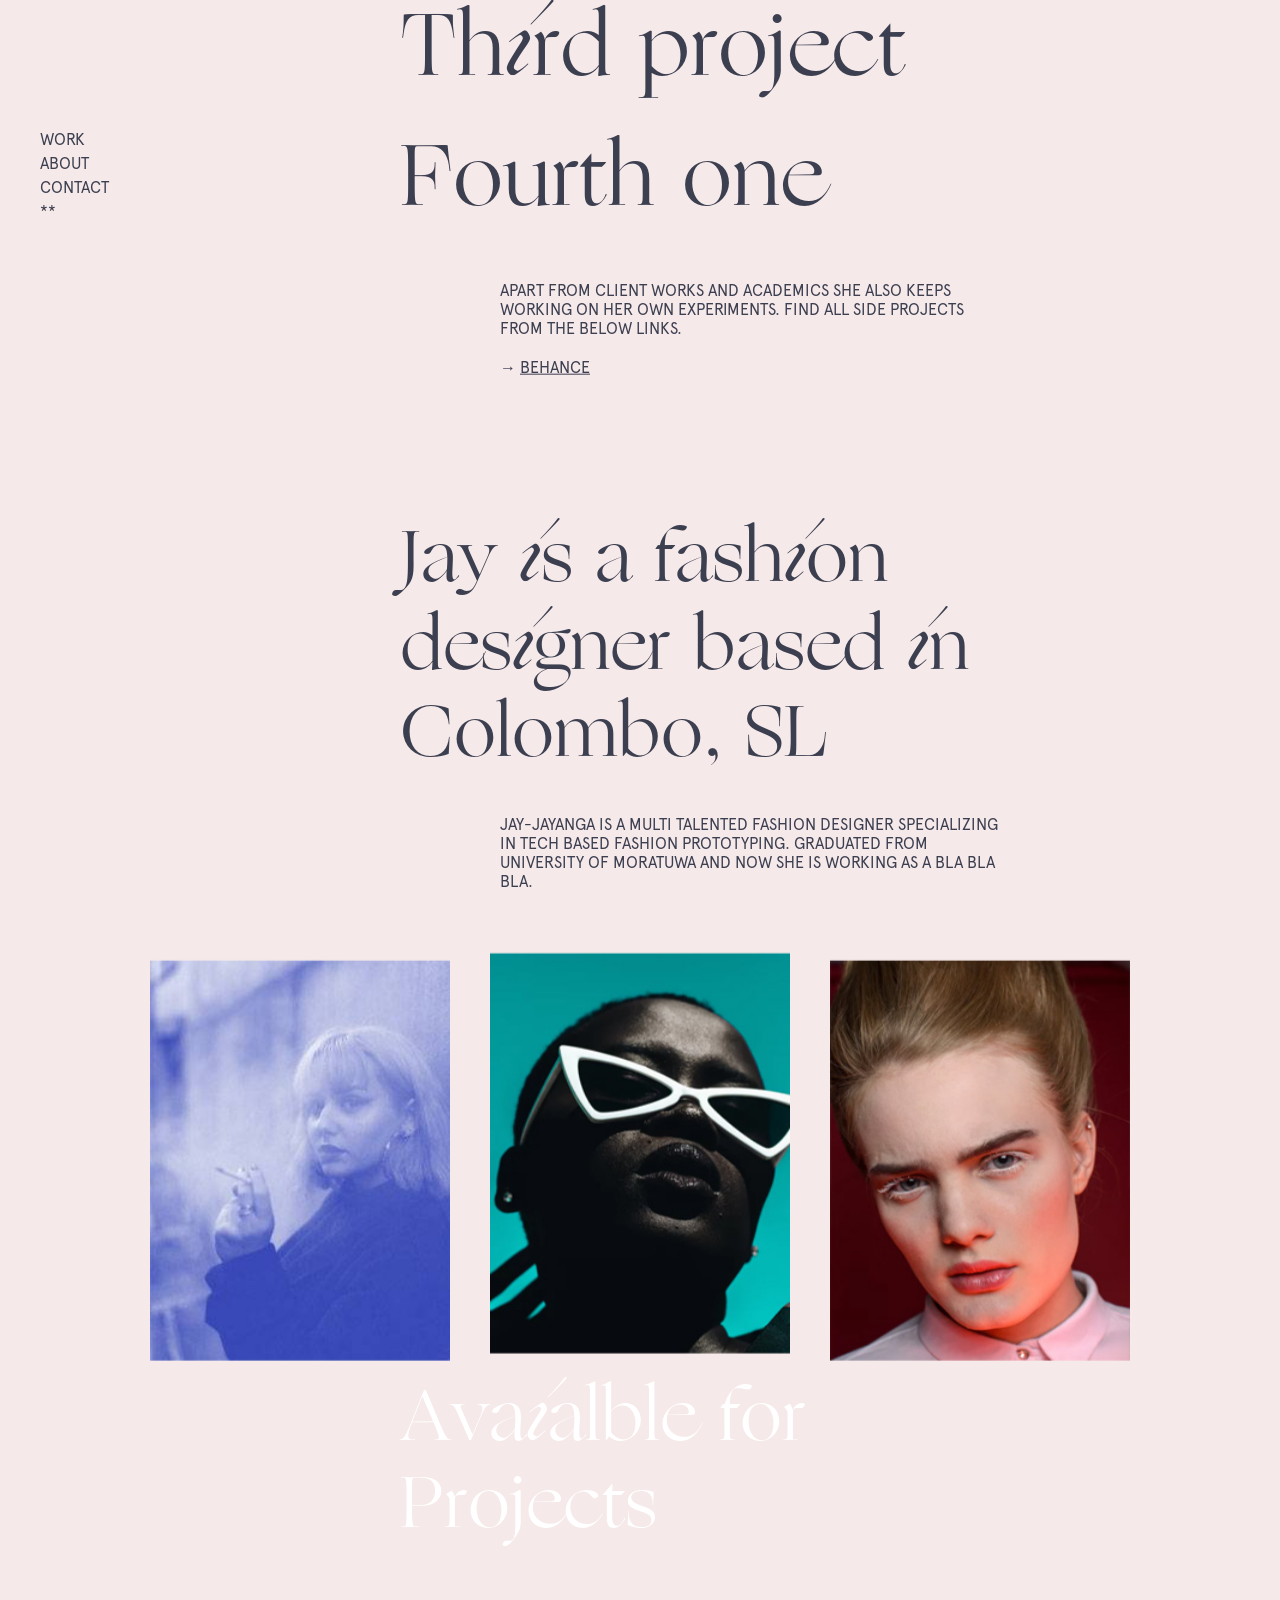
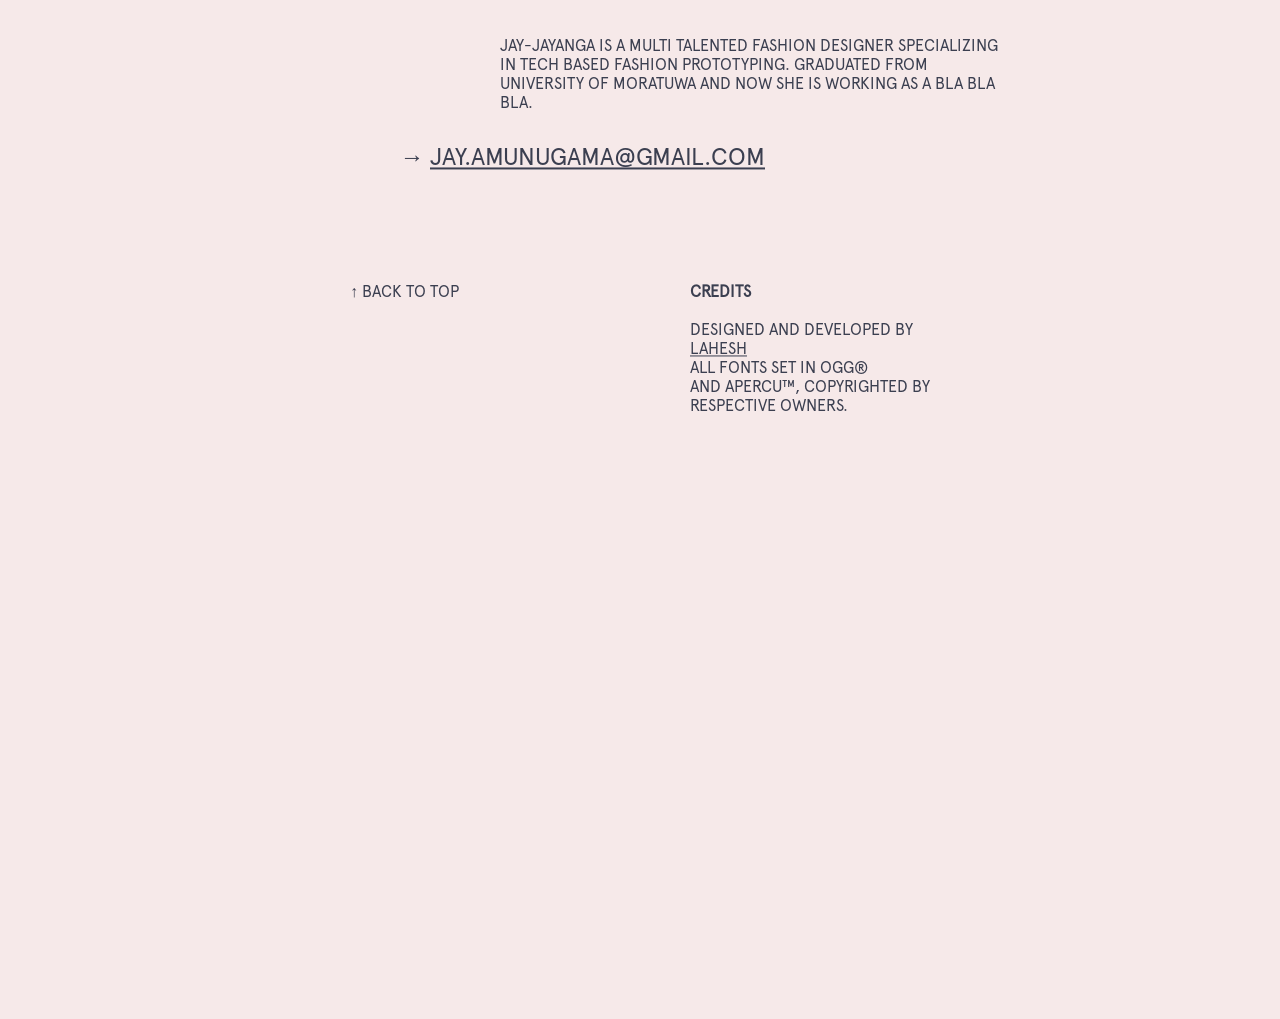
<file: index.html>
<!DOCTYPE html>
<html lang="en" class="no-js">
	<head>
		<meta charset="UTF-8" />
		<meta name="viewport" content="width=device-width, initial-scale=1">
		<title>JayFolio</title>
		
		<link rel="shortcut icon" href="favicon.ico">
		<link href="https://fonts.googleapis.com/css?family=Antic+Didone|Nunito+Sans" rel="stylesheet">
		<link rel="stylesheet" type="text/css" href="css/base.css" />
		<script>document.documentElement.className="js";var supportsCssVars=function(){var e,t=document.createElement("style");return t.innerHTML="root: { --tmp-var: bold; }",document.head.appendChild(t),e=!!(window.CSS&&window.CSS.supports&&window.CSS.supports("font-weight","var(--tmp-var)")),t.parentNode.removeChild(t),e};supportsCssVars()||alert("Please view this demo in a modern browser that supports CSS Variables.");</script>
		<script src="https://ajax.googleapis.com/ajax/libs/jquery/3.4.1/jquery.min.js"></script>
<script>
$(document).ready(function(){
  // Add smooth scrolling to all links
  $("a").on('click', function(event) {

    // Make sure this.hash has a value before overriding default behavior
    if (this.hash !== "") {
      // Prevent default anchor click behavior
      event.preventDefault();

      // Store hash
      var hash = this.hash;

      // Using jQuery's animate() method to add smooth page scroll
      // The optional number (800) specifies the number of milliseconds it takes to scroll to the specified area
      $('html, body').animate({
        scrollTop: $(hash).offset().top
      }, 900, function(){
   
        // Add hash (#) to URL when done scrolling (default click behavior)
        window.location.hash = hash;
      });
    } // End if
  });
});
</script>
	</head>
	<body>
		<!-- <div class="pointer"></div>
		<script type="text/javascript">
			$(document).mousemove(function(e) {
			  $(".pointer").css({ left: e.pageX, top: e.pageY });
			});
		</script> -->
		<main id="work">
				<div class="leftnav">
								
						<div><a id="anim" href="#work">WORK</a></div>
						<div><a id="anim" href="#about">ABOUT</a></div>
						<div><a id="anim" href="#contact">CONTACT</a></div>
						
						<div>**</div>	
				</div>
		<div id="luxy" class="wrapper">
			<div class="projects" >
					<div class="labels">
							<div class="name">FOLIO - 19</div>
							<div class="issue">ISSUE N° 001</div>
						</div>
			
						
			
						<div class="middle">
			
							
			
							<!-- menu section -->
							
							<div class="content">
										<svg class="distort" width="350" height="450" viewBox="0 0 350 450">
											<filter id="distortionFilter">
												<feTurbulence type="fractalNoise" baseFrequency="0.01 0.003" numOctaves="5" seed="2" stitchTiles="noStitch" x="0%" y="0%" width="100%" height="100%" result="noise"/>
												<feDisplacementMap in="SourceGraphic" in2="noise" scale="0" xChannelSelector="R" yChannelSelector="B" x="0%" y="0%" width="100%" height="100%" filterUnits="userSpaceOnUse"/>
											</filter>
											<g filter="url(#distortionFilter)">
												<image class="distort__img" x="50" y="50" xlink:href="img/5.jpg" height="350" width="250"/>
												<image class="distort__img" x="50" y="50" xlink:href="img/6.jpg" height="350" width="250"/>
												<image class="distort__img" x="50" y="50" xlink:href="img/7.jpg" height="350" width="250"/>
												<image class="distort__img" x="50" y="50" xlink:href="img/8.jpg" height="350" width="250"/>
											</g>
										</svg>
										<nav class="menu">
											<a href="#" class="menu__link">Laksha &nbsp;<i>i</i>nfused</a>
											<a href="#" class="menu__link">Des<i>i</i>gner</a>
											<a href="#" class="menu__link">Th<i>i</i>rd &nbsp;project</a>
											<a href="#" class="menu__link">Fourth&nbsp;one</a>
										</nav>

										<div class="desc">Apart from client works and academics she also keeps working on her own experiments. Find all side projects </br> from the below links.
											<div class="link"><a id="anim" href='#'>→ <u>BEHANCE</u></a></div>
										</div>
										
							</div>
							
			
						</div>
					
					</div>
			<div class="intro luxy-el" id="about" data-speed-y="5" data-offset="-80">
				<div class="info">
					<div class="bio">Jay <i>i</i>s a fash<i>i</i>on</br> des<i>i</i>gner based <i>i</i>n</br> Colombo, SL</div>
				
					<div class="about">Jay-Jayanga is a multi talented fashion designer specializing in tech based fashion prototyping. Graduated from University of Moratuwa and now she is working as a bla bla bla.

					</div>
				</div>

				<div class="self">
					<div class="imgWrap">
						<img class="luxy-el" data-speed-y="2" data-offset="-20" src="img/10.jpg"  height="400px" width="300px">
						<img class="luxy-el" data-speed-y="7" data-offset="-60" src="img/5.jpg"  height="400px" width="300px">
						<img class="luxy-el" data-speed-y="2" data-offset="-20" src="img/2.jpg"  height="400px" width="300px">
					</div>
					
				</div>
			
			</div>

			<div class="contact luxy-el" id="contact" data-speed-y="5" data-offset="-80">

					<div class="details">
							<div class="detailsTitle">Ava<i>i</i>alble for </br>Projects</div>
							<div class="detailsAbout">Jay-Jayanga is a multi talented fashion designer specializing in tech based fashion prototyping. Graduated from University of Moratuwa and now she is working as a bla bla bla.

							</div>
						
							<div class="detailslinks"><a id="anim" href="mailto:jay.amunugama@gmail.com">→ <u>jay.amunugama@gmail.com</u></a></div>
		
							
					</div>

					<div class="bottom">
							<div class="credits">
									<div class="toTop"><a id="anim" href="#work">↑ BACK TO TOP</a></div>
									<div class="creditNames"><strong>Credits</strong></br></br>Designed and developed by</br><a href="http://www.madebylahesh.com" target="_blank"><u>lahesh</u></a></br>All fonts set in ogg®</br> and Apercu™, copyrighted by </br>respective owners. </div>
							</div>
							
					</div>


			</div>
		
		
		
		
		
		
		
		</div>
			
			
		</main>
		<script src="./js/luxy.js" charset="utf-8"></script>
		<script charset="utf-8">
			luxy.init({wrapperSpeed:  0.07});
		</script>
		<script src="js/charming.min.js"></script>
		<script src="js/TweenMax.min.js"></script>
		<script src="js/demo2.js"></script>
	</body>
</html>
</file>
<file: css/base.css>
@font-face {
	font-family: 'Ogg';
	src: url('/fonts/Ogg\ Roman.otf'); 
	
  }

  @font-face {
	font-family: 'Apercu';
	src: url('/fonts/Apercu\ Regular.otf'); 
	
	
  }

  @font-face {
	font-family: 'ApercuItalic';
	src: url('/fonts/Ogg\ Italic.otf');
	
  }




article,aside,details,figcaption,figure,footer,header,hgroup,main,nav,section,summary{display:block;}audio,canvas,video{display:inline-block;}audio:not([controls]){display:none;height:0;}[hidden]{display:none;}html{font-family:sans-serif;-ms-text-size-adjust:100%;-webkit-text-size-adjust:100%;}body{margin:0;}a:focus{outline:thin dotted;}a:active,a:hover{outline:0;}h1{font-size:2em;margin:0.67em 0;}abbr[title]{border-bottom:1px dotted;}b,strong{font-weight:bold;}dfn{font-style:italic;}hr{-moz-box-sizing:content-box;box-sizing:content-box;height:0;}mark{background:#ff0;color:#000;}code,kbd,pre,samp{font-family:monospace,serif;font-size:1em;}pre{white-space:pre-wrap;}q{quotes:"\201C" "\201D" "\2018" "\2019";}small{font-size:80%;}sub,sup{font-size:75%;line-height:0;position:relative;vertical-align:baseline;}sup{top:-0.5em;}sub{bottom:-0.25em;}img{border:0;}svg:not(:root){overflow:hidden;}figure{margin:0;}fieldset{border:1px solid #c0c0c0;margin:0 2px;padding:0.35em 0.625em 0.75em;}legend{border:0;padding:0;}button,input,select,textarea{font-family:inherit;font-size:100%;margin:0;}button,input{line-height:normal;}button,select{text-transform:none;}button,html input[type="button"],input[type="reset"],input[type="submit"]{-webkit-appearance:button;cursor:pointer;}button[disabled],html input[disabled]{cursor:default;}input[type="checkbox"],input[type="radio"]{box-sizing:border-box;padding:0;}input[type="search"]{-webkit-appearance:textfield;-moz-box-sizing:content-box;-webkit-box-sizing:content-box;box-sizing:content-box;}input[type="search"]::-webkit-search-cancel-button,input[type="search"]::-webkit-search-decoration{-webkit-appearance:none;}button::-moz-focus-inner,input::-moz-focus-inner{border:0;padding:0;}textarea{overflow:auto;vertical-align:top;}table{border-collapse:collapse;border-spacing:0;}
*,
*::after,
*::before {
	box-sizing: border-box;
}

:root {
	font-size: 14px;
}


body {
	--color-text: #272222;
	--color-bg: #faf6f1;
	--color-link: #e2af68;
	--color-link-hover: #333;
	--color-content-link: #000;
	--color-content-link-hover: #000;
	--color-heading: #d1cfcf;
	--font-content: Cardo;
	color: #3B3F50;
	background-color: #F6E9E9;
	
}
i{
	font-family: "ApercuItalic";
}




#anim:hover{
	color: black;
	transition: .5s ease all;
}	


/* .pointer {
	position: absolute;
	top: 50%;
	left: 50%;
	transform: translate(-50%, -50%);
	width: 40px;
	height: 40px;
	border: 1px solid #000000;
	border-radius: 50%;
	pointer-events: none;
	box-sizing: border-box;
	transition: 0.4s cubic-bezier(0.07, 0.22, 0.05, 0.89);
	z-index: 12;
  } */


a {
	text-decoration: none;
	color: #3B3F50;
	
	
	
}

a:hover,
a:focus {
	
	outline: none;
}


/* @media only screen and (min-width: 1200px) { */

.wrapper{
	max-width: 1200px;
}

main{
	position: relative;
	display: block;
	margin-left: auto;
	margin-right: auto;
	max-width: 1200px;
	/* height: 100vh; */
}



.intro{
	position: relative;
	margin-top: 10%;
	/* height: 100vh; */
	display: grid;
    grid-template-columns: repeat(2, 1fr);
	/* background: #ff0; */
	/* position: absolute; */
}

.projects{

	/* height: 100vh; */
	position: relative;
}

.labels {
	
    display: grid;
    grid-template-columns: repeat(2, 1fr);
	grid-gap: 10px;
	font-family: 'Apercu';
	font-size: 16px;
	margin-top: 2%;
	
}



.issue{
	text-align: right;
}

.middle{
	
	display: grid;
    grid-template-columns: repeat(2, 1fr);
    
}





.leftnav{
	position: fixed;
	z-index: 900;
	width: 30%;
	margin-top: 10%;
	font-family: 'Apercu';
	font-size: 16px;
	line-height: 1.5;
	/* background: rgb(109, 113, 129); */
}

.content {
	position: relative;
	display: flex;
	flex-direction: column;
	height: calc(100vh - 8rem);
	font-size: 86px;
	justify-content: center;
	align-items: center;
	/* background: #e2af68; */
	transform: translateX(60%);
	/* margin-left: -40%; */
	
}


.desc{
	
	padding-top: 40px;
	padding-left: 100px;
	font-family: 'Apercu';
	font-size: 16px;
	text-transform: uppercase;
}

.link{
	display: block;
	text-align: left;
	font-family: 'Apercu';
	font-size: 16px;
	text-transform: uppercase;
	margin-top: 20px;
}

.distort {
	position: absolute;
	pointer-events: none;
	will-change: transform;
}

.distort__img {
	opacity: 0;
}



.menu {
	/* display: flex;
	flex-direction: column; */
	/* align-items: stretch; */
	text-align: left;
	
	font-weight: normal;
	line-height: 1.5;
	
}



.menu__link
{
	z-index: 999;
	color: #3B3F50;
	font-family: 'ogg';
	position: relative;
	white-space: nowrap;
}

.menu__link:hover
{
	color: white;
	transition: ease all;
}

.menu__link span
{
	display: inline-block;
}


.info, .details{
	/* position: relative; */
	transform: translateX(60%);

}

.bio, .detailsTitle{
	/* margin-top: 6%; */
	/* position: relative; */
	/* width: auto; */
	/* display: flex; */
	/* flex-direction: column; */
	text-align: left;
	font-size: 72px;
	font-family: 'ogg';
	line-height: 1.2;
	/* justify-content: center;
	align-items: center; */
	/* background: red; */
	/* transform: translateX(60%); */
}


.detailsTitle{
	color: white;
	/* position: absolute; */
	top: 30%;
}

.about, .detailsAbout{
	/* position: relative; */
	padding-top: 40px;
	padding-left: 100px;
	font-family: 'Apercu';
	font-size: 16px;
	text-transform: uppercase;
	
}

.detailsAbout{
	margin-top: 50px;
}

.self{
	position: absolute;
	/* display: grid; */
	display: flex;
	align-items: center;
	justify-content: center;
	width: 100%;
	/* grid-template-columns: repeat(3, 1fr);
	grid-gap: 10px; */
	/* background: red; */
	top: 120%;
	
}

.imgWrap{
	display: grid;
	grid-template-columns: repeat(3, 1fr);
	grid-gap: 40px;

	
}



.contact{
	position: relative;
	margin-top: 40%;
	margin-bottom: 34%;
	/* height: 100%; */
	display: grid;
    grid-template-columns: repeat(2, 1fr);
	/* background: #ff0; */
	/* position: absolute; */
}


.detailslinks{
	margin-top: 30px;
	font-family: "Apercu";
	text-transform: uppercase;
	font-size: 24px;

}

.bottom{
	position: absolute;
	top: 120%;
	/* display: grid; */
	display: flex;
	align-items: center;
	justify-content: center;
	width: 100%;
	/* grid-template-columns: repeat(3, 1fr);
	grid-gap: 10px; */
	/* background: red; */
	
	
}

.credits{
	display: grid;
	grid-template-columns: repeat(2, 1fr);
	grid-gap: 100px;

	
}

.toTop, .creditNames{
	margin-top: 30px;
	font-family: "Apercu";
	text-transform: uppercase;
	font-size: 16px;
}


@media only screen and (max-width: 1200px) {

	.leftnav{
		display: none;
	}

	.content {
		
		font-size: 86px;
		/* height: calc(100vh - 8rem); */
		/* background: #e2af68; */
		transform: translateX(0);
		margin-left: 20%;
		
	}
	.labels{
		padding-left: 30px;
		padding-right: 30px;
	}
	.info{
		transform: translateX(20%);
		
		/* position: relative; */
	}
	.bio{

		width: 100vw;
	}
	.about{
		width: 50vw;
	}

}

@media only screen and (max-width: 768px) {
	.content {
		
		font-size: 72px;
		height: calc(100vh - 14rem);
		/* background: #e2af68; */
		transform: translateX(0);
		margin-left: 20%;
		
	}
	.info{
		transform: translateX(0);
		
		margin-left: 20%;
		
		/* position: relative; */
	}
	.bio{
		width: auto;
		font-size: 60px;
	}

	.about{
		width: 70vw;
	}
	.detailsTitle{
		font-size: 60px;
	}

	.detailsAbout{
		margin-top:100px ;
	}

	.bottom{
		top: 102%;
	}

}

@media only screen and (max-width: 600px) {

	.content {
		
		font-size: 40px;
		height: calc(100vh - 10rem);
		/* background: #e2af68; */
		transform: translateX(0);
		margin-left: 30px;
		
	}
	.desc{
		padding-left: 0;
		padding-top: 10px;
		padding-right: 60px;
		font-size: 14px;
		/* background: red; */
		width: 100vw;
	}
	.intro{
		margin-top: 100px;
	}

	.info{
		
		margin-left: 30px;
	}
	.bio{
		font-size: 36px;
		width: 100vw;
	}
	.about{
		width: 100vw;
		font-size: 14px;
		/* background: red; */
		padding-top: 30px;
		padding-left: 0;
		padding-right: 40px;
	}
	
	.details{
		transform: translateX(10%);
	}

	.detailsAbout{
		display: none;
	}

	.detailslinks{
		font-size: 18px;
		margin-top: 180px;
		/* background: red; */

	}
	.bottom{
		/* margin-top: 120%; */
		/* display: absolute; */
		justify-content: flex-start;
		padding-left: 30px;
		/* margin-bottom: 200px; */
	}
	.credits{
		display: grid;
		grid-template-columns: repeat(1, 1fr);
		grid-gap: 0px;
	
		
	}
	.creditNames{
		display: none;
	}

}
</file>
